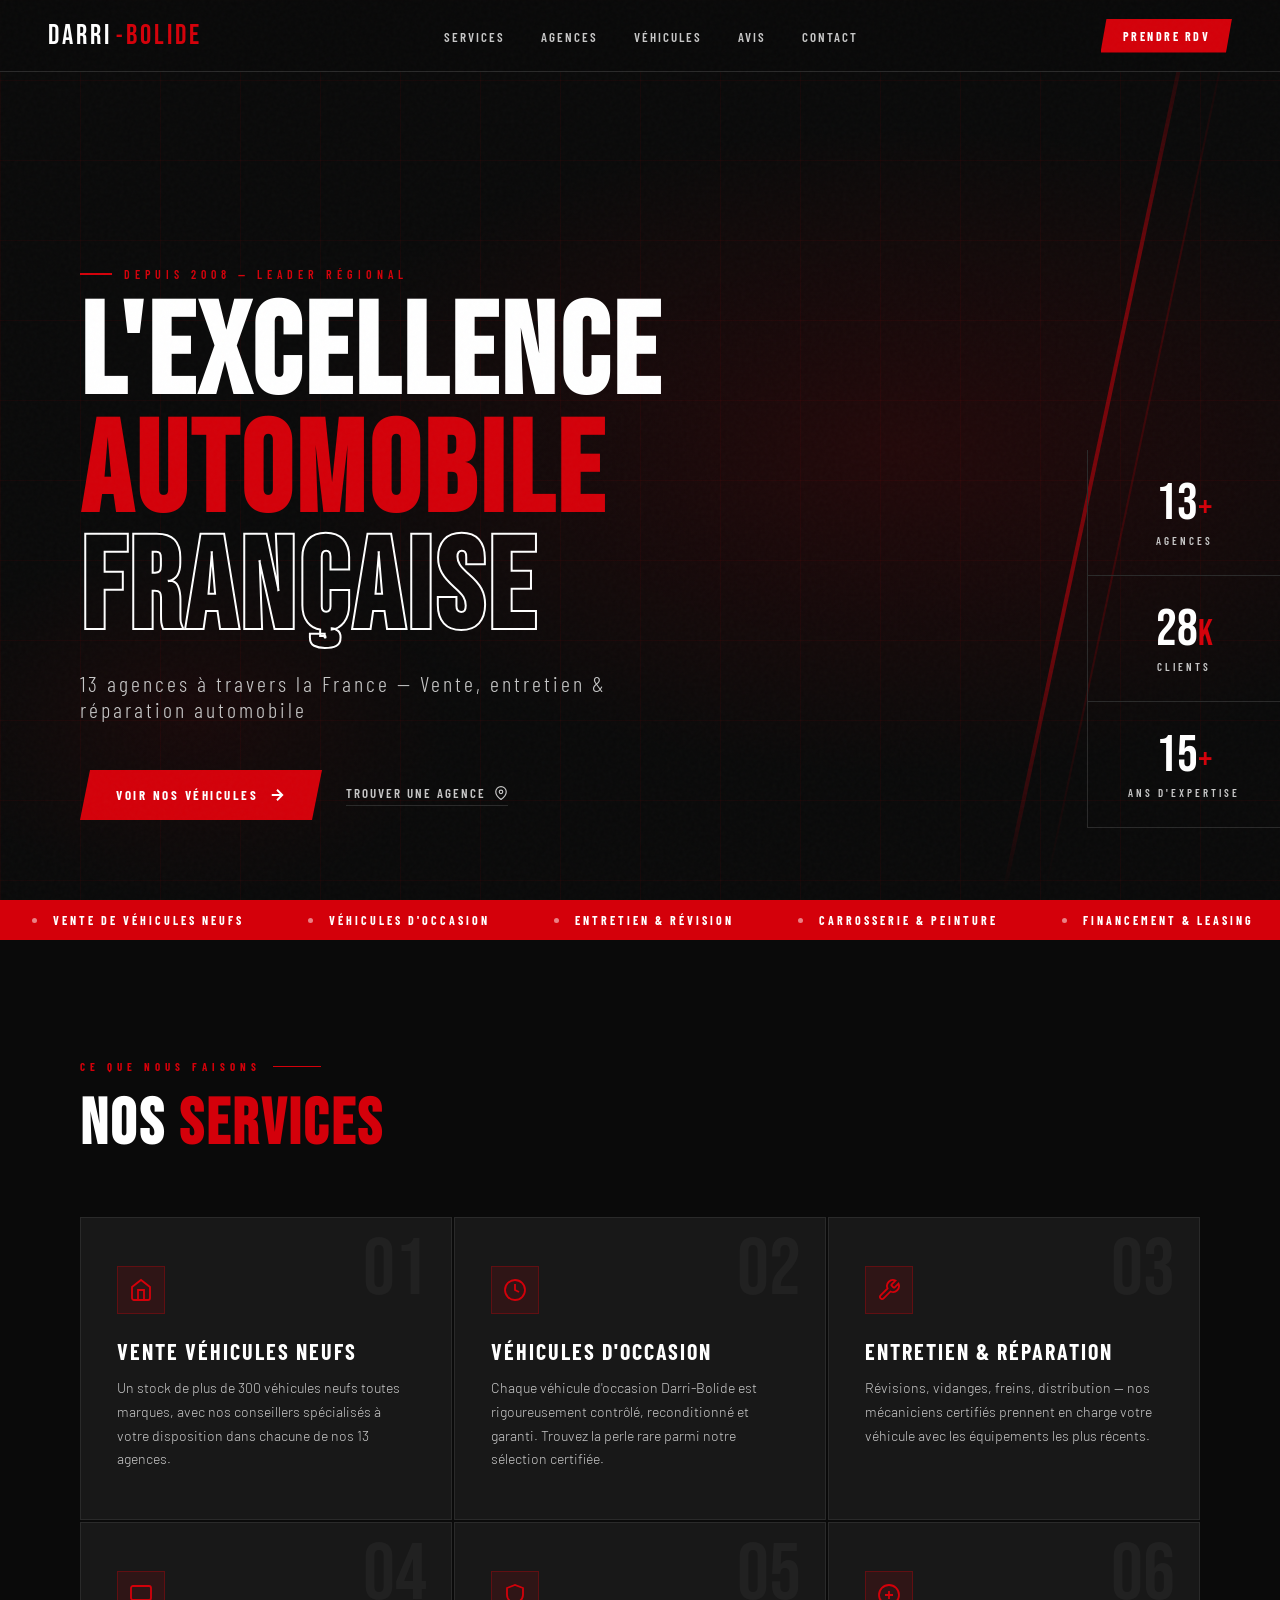
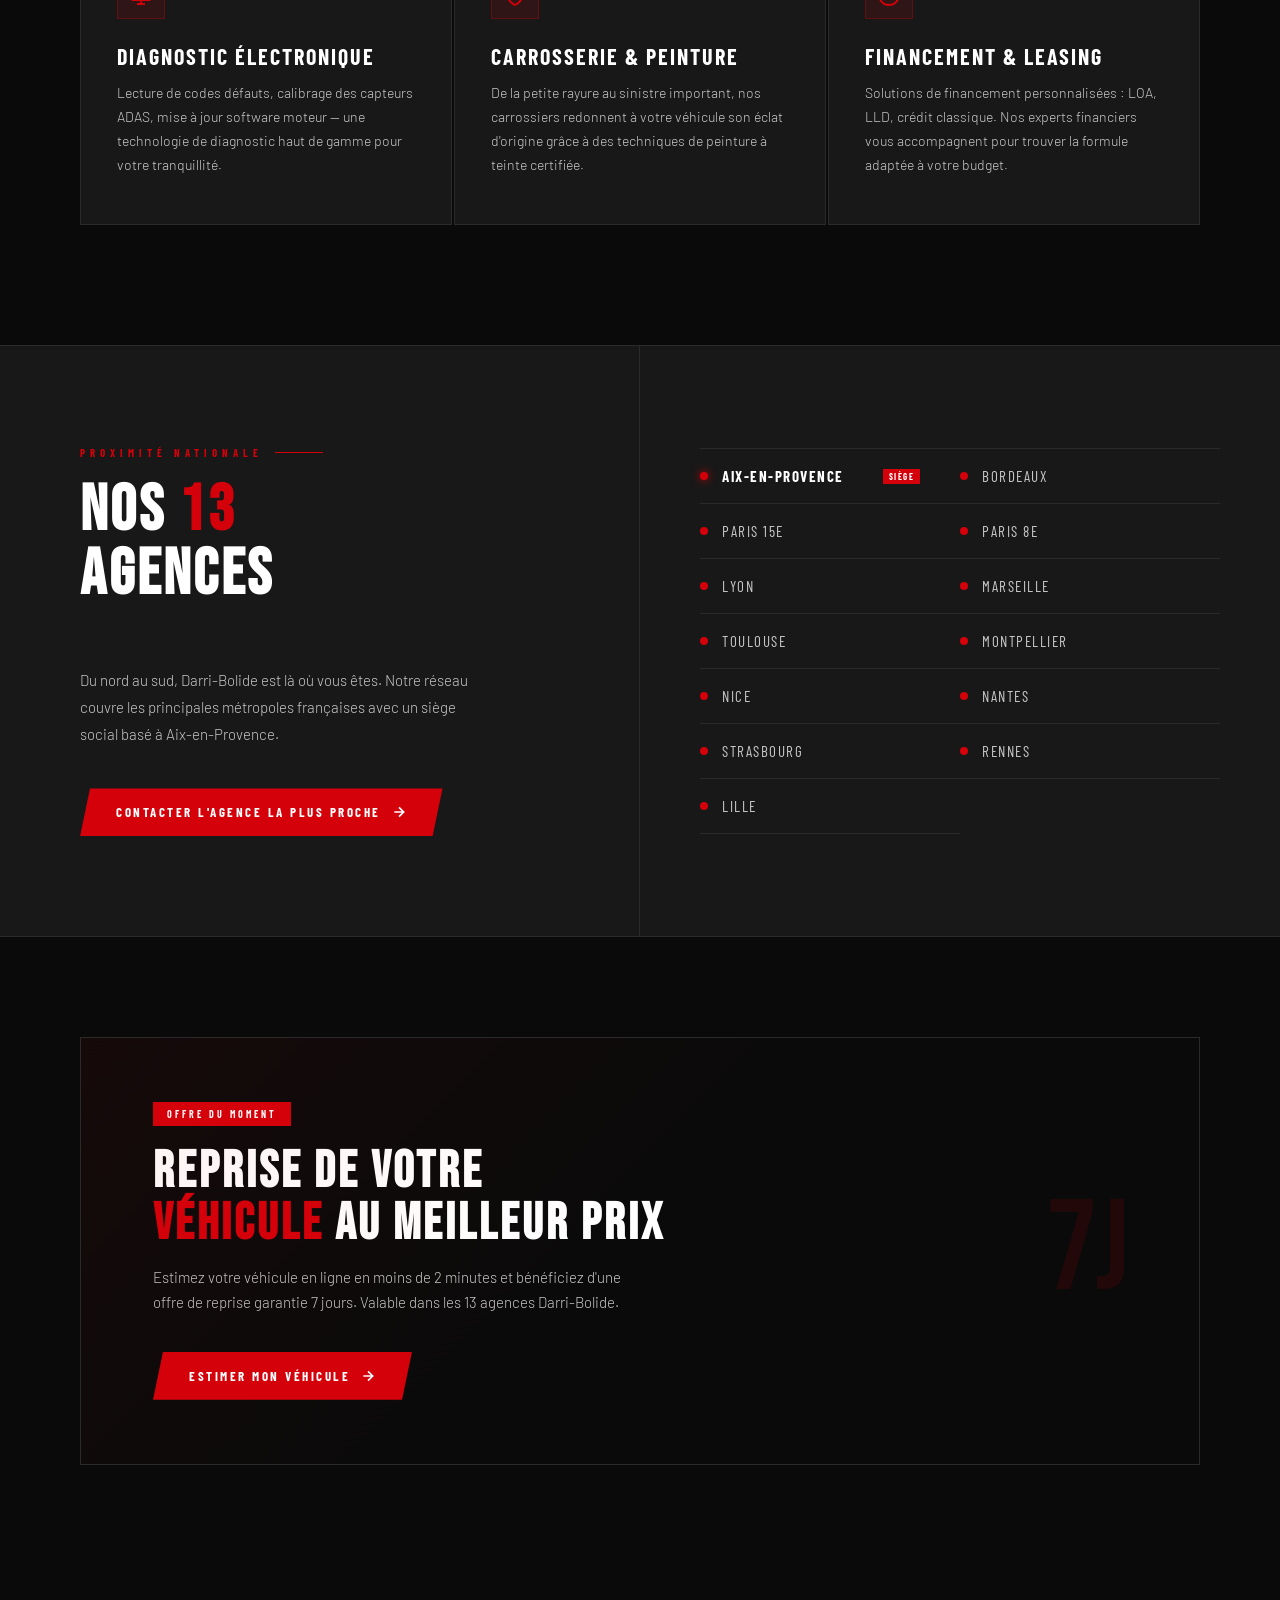
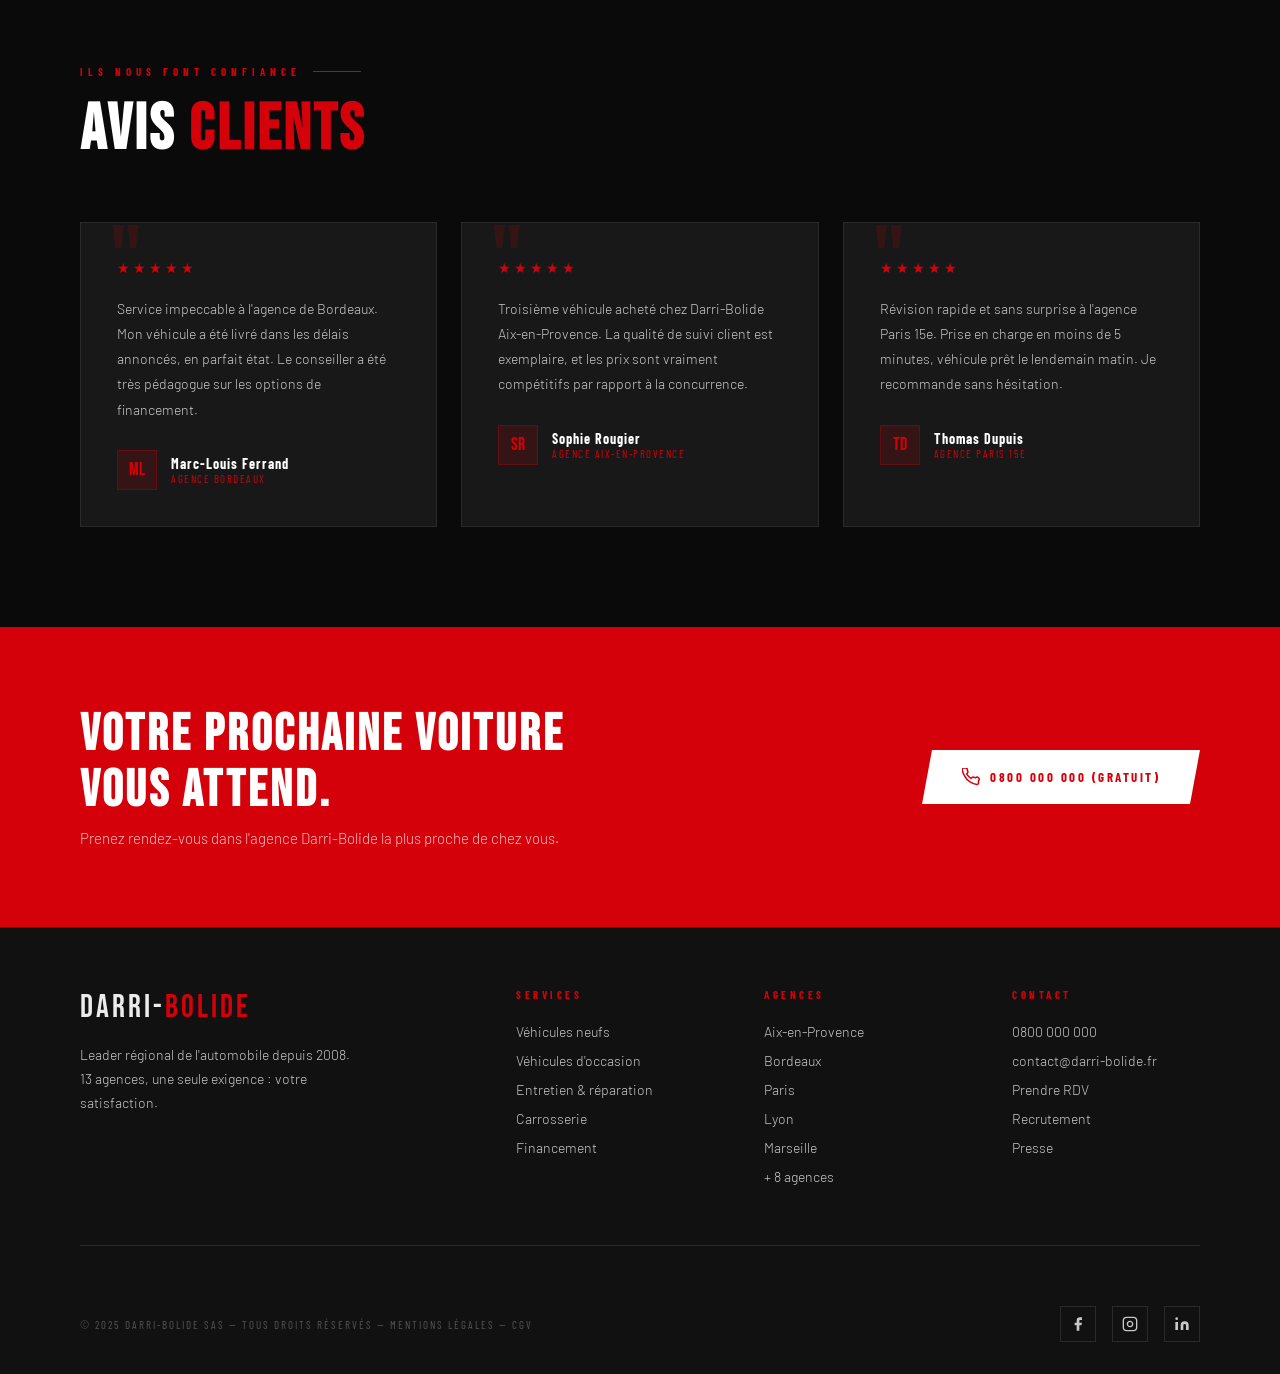
<file: Service-web/index.html>
<!DOCTYPE html>
<html lang="fr">
<head>
  <meta charset="UTF-8" />
  <meta name="viewport" content="width=device-width, initial-scale=1.0"/>
  <title>Darri-Bolide — Garages Automobiles</title>
  <link href="https://fonts.googleapis.com/css2?family=Bebas+Neue&family=Barlow+Condensed:wght@300;400;600;700&family=Barlow:wght@300;400;500&display=swap" rel="stylesheet"/>
  <link rel="stylesheet" href="style.css"/>
</head>
<body>

  <!-- ===== NAVIGATION ===== -->
  <nav>
    <a href="#" class="nav-logo">
      <span class="word-darri">Darri</span>
      <span class="dash">-</span>
      <span class="word-bolide">Bolide</span>
    </a>
    <ul class="nav-links">
      <li><a href="#services">Services</a></li>
      <li><a href="#agences">Agences</a></li>
      <li><a href="#occasions">Véhicules</a></li>
      <li><a href="#temoignages">Avis</a></li>
      <li><a href="#contact">Contact</a></li>
    </ul>
    <a href="#contact" class="nav-cta">Prendre RDV</a>
  </nav>

  <!-- ===== HERO ===== -->
  <section class="hero" id="home">
    <div class="hero-bg"></div>
    <div class="hero-slash"></div>
    <div class="hero-slash-2"></div>

    <div class="hero-stats">
      <div class="stat-item">
        <div class="stat-num">13<span class="unit">+</span></div>
        <div class="stat-label">Agences</div>
      </div>
      <div class="stat-item">
        <div class="stat-num">28<span class="unit">K</span></div>
        <div class="stat-label">Clients</div>
      </div>
      <div class="stat-item">
        <div class="stat-num">15<span class="unit">+</span></div>
        <div class="stat-label">Ans d'expertise</div>
      </div>
    </div>

    <div class="hero-content">
      <div class="hero-eyebrow">Depuis 2008 — Leader régional</div>
      <h1 class="hero-title">
        <div>L'EXCELLENCE</div>
        <div><span class="accent">AUTOMOBILE</span></div>
        <div class="outline">FRANÇAISE</div>
      </h1>
      <p class="hero-sub">13 agences à travers la France — Vente, entretien &amp; réparation automobile</p>
      <div class="hero-actions">
        <a href="#occasions" class="btn-primary">
          Voir nos véhicules
          <svg width="18" height="18" viewBox="0 0 24 24" fill="none" stroke="currentColor" stroke-width="2.5">
            <path d="M5 12h14M12 5l7 7-7 7"/>
          </svg>
        </a>
        <a href="#agences" class="btn-secondary">
          Trouver une agence
          <svg width="14" height="14" viewBox="0 0 24 24" fill="none" stroke="currentColor" stroke-width="2">
            <path d="M21 10c0 7-9 13-9 13s-9-6-9-13a9 9 0 0118 0z"/><circle cx="12" cy="10" r="3"/>
          </svg>
        </a>
      </div>
    </div>
  </section>

  <!-- ===== TICKER ===== -->
  <div class="ticker">
    <div class="ticker-track">
      <span class="ticker-item"><span class="ticker-dot"></span>Vente de véhicules neufs</span>
      <span class="ticker-item"><span class="ticker-dot"></span>Véhicules d'occasion</span>
      <span class="ticker-item"><span class="ticker-dot"></span>Entretien &amp; révision</span>
      <span class="ticker-item"><span class="ticker-dot"></span>Carrosserie &amp; peinture</span>
      <span class="ticker-item"><span class="ticker-dot"></span>Financement &amp; leasing</span>
      <span class="ticker-item"><span class="ticker-dot"></span>Diagnostics électroniques</span>
      <span class="ticker-item"><span class="ticker-dot"></span>Pneumatiques &amp; jantes</span>
      <span class="ticker-item"><span class="ticker-dot"></span>Contrôle technique</span>
      <!-- Duplicate for seamless loop -->
      <span class="ticker-item"><span class="ticker-dot"></span>Vente de véhicules neufs</span>
      <span class="ticker-item"><span class="ticker-dot"></span>Véhicules d'occasion</span>
      <span class="ticker-item"><span class="ticker-dot"></span>Entretien &amp; révision</span>
      <span class="ticker-item"><span class="ticker-dot"></span>Carrosserie &amp; peinture</span>
      <span class="ticker-item"><span class="ticker-dot"></span>Financement &amp; leasing</span>
      <span class="ticker-item"><span class="ticker-dot"></span>Diagnostics électroniques</span>
      <span class="ticker-item"><span class="ticker-dot"></span>Pneumatiques &amp; jantes</span>
      <span class="ticker-item"><span class="ticker-dot"></span>Contrôle technique</span>
    </div>
  </div>

  <!-- ===== SERVICES ===== -->
  <section class="section" id="services">
    <div class="section-label">Ce que nous faisons</div>
    <h2 class="section-title">Nos <em>Services</em></h2>
    <div class="services-grid">

      <div class="service-card">
        <span class="service-num">01</span>
        <div class="service-icon">
          <svg width="24" height="24" viewBox="0 0 24 24" fill="none" stroke="currentColor" stroke-width="1.8">
            <path d="M3 9l9-7 9 7v11a2 2 0 01-2 2H5a2 2 0 01-2-2z"/><polyline points="9 22 9 12 15 12 15 22"/>
          </svg>
        </div>
        <div class="service-name">Vente Véhicules Neufs</div>
        <p class="service-desc">Un stock de plus de 300 véhicules neufs toutes marques, avec nos conseillers spécialisés à votre disposition dans chacune de nos 13 agences.</p>
      </div>

      <div class="service-card">
        <span class="service-num">02</span>
        <div class="service-icon">
          <svg width="24" height="24" viewBox="0 0 24 24" fill="none" stroke="currentColor" stroke-width="1.8">
            <circle cx="12" cy="12" r="10"/><path d="M12 6v6l4 2"/>
          </svg>
        </div>
        <div class="service-name">Véhicules d'Occasion</div>
        <p class="service-desc">Chaque véhicule d'occasion Darri-Bolide est rigoureusement contrôlé, reconditionné et garanti. Trouvez la perle rare parmi notre sélection certifiée.</p>
      </div>

      <div class="service-card">
        <span class="service-num">03</span>
        <div class="service-icon">
          <svg width="24" height="24" viewBox="0 0 24 24" fill="none" stroke="currentColor" stroke-width="1.8">
            <path d="M14.7 6.3a1 1 0 000 1.4l1.6 1.6a1 1 0 001.4 0l3.77-3.77a6 6 0 01-7.94 7.94l-6.91 6.91a2.12 2.12 0 01-3-3l6.91-6.91a6 6 0 017.94-7.94l-3.76 3.76z"/>
          </svg>
        </div>
        <div class="service-name">Entretien &amp; Réparation</div>
        <p class="service-desc">Révisions, vidanges, freins, distribution — nos mécaniciens certifiés prennent en charge votre véhicule avec les équipements les plus récents.</p>
      </div>

      <div class="service-card">
        <span class="service-num">04</span>
        <div class="service-icon">
          <svg width="24" height="24" viewBox="0 0 24 24" fill="none" stroke="currentColor" stroke-width="1.8">
            <rect x="2" y="3" width="20" height="14" rx="2"/><path d="M8 21h8M12 17v4"/>
          </svg>
        </div>
        <div class="service-name">Diagnostic Électronique</div>
        <p class="service-desc">Lecture de codes défauts, calibrage des capteurs ADAS, mise à jour software moteur — une technologie de diagnostic haut de gamme pour votre tranquillité.</p>
      </div>

      <div class="service-card">
        <span class="service-num">05</span>
        <div class="service-icon">
          <svg width="24" height="24" viewBox="0 0 24 24" fill="none" stroke="currentColor" stroke-width="1.8">
            <path d="M12 22s8-4 8-10V5l-8-3-8 3v7c0 6 8 10 8 10z"/>
          </svg>
        </div>
        <div class="service-name">Carrosserie &amp; Peinture</div>
        <p class="service-desc">De la petite rayure au sinistre important, nos carrossiers redonnent à votre véhicule son éclat d'origine grâce à des techniques de peinture à teinte certifiée.</p>
      </div>

      <div class="service-card">
        <span class="service-num">06</span>
        <div class="service-icon">
          <svg width="24" height="24" viewBox="0 0 24 24" fill="none" stroke="currentColor" stroke-width="1.8">
            <path d="M12 2C6.48 2 2 6.48 2 12s4.48 10 10 10 10-4.48 10-10S17.52 2 12 2z"/><path d="M8 12h8M12 8v8"/>
          </svg>
        </div>
        <div class="service-name">Financement &amp; Leasing</div>
        <p class="service-desc">Solutions de financement personnalisées : LOA, LLD, crédit classique. Nos experts financiers vous accompagnent pour trouver la formule adaptée à votre budget.</p>
      </div>

    </div>
  </section>

  <!-- ===== AGENCES ===== -->
  <section class="agences" id="agences">
    <div class="agences-inner">

      <div class="agences-left">
        <div class="section-label">Proximité nationale</div>
        <h2 class="section-title">Nos <em>13</em><br>Agences</h2>
        <p>Du nord au sud, Darri-Bolide est là où vous êtes. Notre réseau couvre les principales métropoles françaises avec un siège social basé à Aix-en-Provence.</p>
        <div class="agences-cta">
          <a href="#contact" class="btn-primary">
            Contacter l'agence la plus proche
            <svg width="16" height="16" viewBox="0 0 24 24" fill="none" stroke="currentColor" stroke-width="2.5">
              <path d="M5 12h14M12 5l7 7-7 7"/>
            </svg>
          </a>
        </div>
      </div>

      <div class="agences-right">
        <ul class="agences-list">
          <li class="agence-item principal">
            <span class="agence-dot"></span>
            Aix-en-Provence
            <span class="agence-badge">Siège</span>
          </li>
          <li class="agence-item"><span class="agence-dot"></span>Bordeaux</li>
          <li class="agence-item"><span class="agence-dot"></span>Paris 15e</li>
          <li class="agence-item"><span class="agence-dot"></span>Paris 8e</li>
          <li class="agence-item"><span class="agence-dot"></span>Lyon</li>
          <li class="agence-item"><span class="agence-dot"></span>Marseille</li>
          <li class="agence-item"><span class="agence-dot"></span>Toulouse</li>
          <li class="agence-item"><span class="agence-dot"></span>Montpellier</li>
          <li class="agence-item"><span class="agence-dot"></span>Nice</li>
          <li class="agence-item"><span class="agence-dot"></span>Nantes</li>
          <li class="agence-item"><span class="agence-dot"></span>Strasbourg</li>
          <li class="agence-item"><span class="agence-dot"></span>Rennes</li>
          <li class="agence-item"><span class="agence-dot"></span>Lille</li>
        </ul>
      </div>

    </div>
  </section>

  <!-- ===== PROMO ===== -->
  <section class="promo" id="occasions">
    <div class="promo-inner">
      <div>
        <div class="promo-tag">Offre du moment</div>
        <h2 class="promo-title">Reprise de votre<br><span>véhicule</span> au meilleur prix</h2>
        <p class="promo-desc">Estimez votre véhicule en ligne en moins de 2 minutes et bénéficiez d'une offre de reprise garantie 7 jours. Valable dans les 13 agences Darri-Bolide.</p>
        <div class="promo-actions">
          <a href="#contact" class="btn-primary">
            Estimer mon véhicule
            <svg width="16" height="16" viewBox="0 0 24 24" fill="none" stroke="currentColor" stroke-width="2.5">
              <path d="M5 12h14M12 5l7 7-7 7"/>
            </svg>
          </a>
        </div>
      </div>
      <div class="promo-big-num">7J</div>
    </div>
  </section>

  <!-- ===== TÉMOIGNAGES ===== -->
  <section class="testimonials" id="temoignages">
    <div class="section-label">Ils nous font confiance</div>
    <h2 class="section-title">Avis <em>Clients</em></h2>
    <div class="testi-grid">

      <div class="testi-card">
        <div class="testi-stars">
          <span class="star">★</span><span class="star">★</span><span class="star">★</span><span class="star">★</span><span class="star">★</span>
        </div>
        <p class="testi-text">Service impeccable à l'agence de Bordeaux. Mon véhicule a été livré dans les délais annoncés, en parfait état. Le conseiller a été très pédagogue sur les options de financement.</p>
        <div class="testi-author">
          <div class="testi-avatar">ML</div>
          <div>
            <div class="testi-name">Marc-Louis Ferrand</div>
            <div class="testi-agence">Agence Bordeaux</div>
          </div>
        </div>
      </div>

      <div class="testi-card">
        <div class="testi-stars">
          <span class="star">★</span><span class="star">★</span><span class="star">★</span><span class="star">★</span><span class="star">★</span>
        </div>
        <p class="testi-text">Troisième véhicule acheté chez Darri-Bolide Aix-en-Provence. La qualité de suivi client est exemplaire, et les prix sont vraiment compétitifs par rapport à la concurrence.</p>
        <div class="testi-author">
          <div class="testi-avatar">SR</div>
          <div>
            <div class="testi-name">Sophie Rougier</div>
            <div class="testi-agence">Agence Aix-en-Provence</div>
          </div>
        </div>
      </div>

      <div class="testi-card">
        <div class="testi-stars">
          <span class="star">★</span><span class="star">★</span><span class="star">★</span><span class="star">★</span><span class="star">★</span>
        </div>
        <p class="testi-text">Révision rapide et sans surprise à l'agence Paris 15e. Prise en charge en moins de 5 minutes, véhicule prêt le lendemain matin. Je recommande sans hésitation.</p>
        <div class="testi-author">
          <div class="testi-avatar">TD</div>
          <div>
            <div class="testi-name">Thomas Dupuis</div>
            <div class="testi-agence">Agence Paris 15e</div>
          </div>
        </div>
      </div>

    </div>
  </section>

  <!-- ===== CTA FINAL ===== -->
  <section class="cta-section" id="contact">
    <div>
      <h2 class="cta-title">Votre prochaine voiture<br>vous attend.</h2>
      <p class="cta-sub">Prenez rendez-vous dans l'agence Darri-Bolide la plus proche de chez vous.</p>
    </div>
    <a href="tel:+33800000000" class="btn-white">
      <svg width="18" height="18" viewBox="0 0 24 24" fill="none" stroke="currentColor" stroke-width="2">
        <path d="M22 16.92v3a2 2 0 01-2.18 2 19.79 19.79 0 01-8.63-3.07A19.5 19.5 0 013.07 9.81 19.79 19.79 0 01.06 1.18 2 2 0 012.06 0h3a2 2 0 012 1.72 12.84 12.84 0 00.7 2.81 2 2 0 01-.45 2.11L6.16 7.76a16 16 0 006.08 6.08l1.12-1.12a2 2 0 012.11-.45 12.84 12.84 0 002.81.7A2 2 0 0122 16.92z"/>
      </svg>
      0800 000 000 (Gratuit)
    </a>
  </section>

  <!-- ===== FOOTER ===== -->
  <footer>
    <div class="footer-top">
      <div>
        <div class="footer-logo">DARRI-<span>BOLIDE</span></div>
        <p class="footer-tagline">Leader régional de l'automobile depuis 2008. 13 agences, une seule exigence : votre satisfaction.</p>
      </div>
      <div>
        <div class="footer-col-title">Services</div>
        <ul class="footer-links">
          <li><a href="#">Véhicules neufs</a></li>
          <li><a href="#">Véhicules d'occasion</a></li>
          <li><a href="#">Entretien &amp; réparation</a></li>
          <li><a href="#">Carrosserie</a></li>
          <li><a href="#">Financement</a></li>
        </ul>
      </div>
      <div>
        <div class="footer-col-title">Agences</div>
        <ul class="footer-links">
          <li><a href="#">Aix-en-Provence</a></li>
          <li><a href="#">Bordeaux</a></li>
          <li><a href="#">Paris</a></li>
          <li><a href="#">Lyon</a></li>
          <li><a href="#">Marseille</a></li>
          <li><a href="#">+ 8 agences</a></li>
        </ul>
      </div>
      <div>
        <div class="footer-col-title">Contact</div>
        <ul class="footer-links">
          <li><a href="#">0800 000 000</a></li>
          <li><a href="#">contact@darri-bolide.fr</a></li>
          <li><a href="#">Prendre RDV</a></li>
          <li><a href="#">Recrutement</a></li>
          <li><a href="#">Presse</a></li>
        </ul>
      </div>
    </div>

    <div class="footer-bottom">
      <p class="footer-copy">© 2025 Darri-Bolide SAS — Tous droits réservés — Mentions légales — CGV</p>
      <div class="footer-socials">
        <a href="#" class="social-btn" title="Facebook">
          <svg width="16" height="16" viewBox="0 0 24 24" fill="currentColor"><path d="M18 2h-3a5 5 0 00-5 5v3H7v4h3v8h4v-8h3l1-4h-4V7a1 1 0 011-1h3z"/></svg>
        </a>
        <a href="#" class="social-btn" title="Instagram">
          <svg width="16" height="16" viewBox="0 0 24 24" fill="none" stroke="currentColor" stroke-width="2"><rect x="2" y="2" width="20" height="20" rx="5"/><path d="M16 11.37A4 4 0 1112.63 8 4 4 0 0116 11.37z"/><line x1="17.5" y1="6.5" x2="17.51" y2="6.5"/></svg>
        </a>
        <a href="#" class="social-btn" title="LinkedIn">
          <svg width="16" height="16" viewBox="0 0 24 24" fill="currentColor"><path d="M16 8a6 6 0 016 6v7h-4v-7a2 2 0 00-2-2 2 2 0 00-2 2v7h-4v-7a6 6 0 016-6zM2 9h4v12H2z"/><circle cx="4" cy="4" r="2"/></svg>
        </a>
      </div>
    </div>
  </footer>

</body>
</html>
</file>
<file: Service-web/style.css>
/* ===================== RESET & BASE ===================== */
*, *::before, *::after { box-sizing: border-box; margin: 0; padding: 0; }

:root {
  --red:        #D4000A;
  --red-hot:    #FF1A1A;
  --red-dark:   #8B0006;
  --black:      #0A0A0A;
  --dark:       #111111;
  --panel:      #181818;
  --border:     #2A2A2A;
  --silver:     #C8C8C8;
  --light:      #EBEBEB;
  --white:      #FFFFFF;
  --font-head:  'Bebas Neue', sans-serif;
  --font-sub:   'Barlow Condensed', sans-serif;
  --font-body:  'Barlow', sans-serif;
}

html { scroll-behavior: smooth; }

body {
  background: var(--black);
  color: var(--light);
  font-family: var(--font-body);
  overflow-x: hidden;
  cursor: default;
}

/* ===================== SCROLLBAR ===================== */
::-webkit-scrollbar { width: 6px; }
::-webkit-scrollbar-track { background: var(--dark); }
::-webkit-scrollbar-thumb { background: var(--red); border-radius: 3px; }

/* ===================== NOISE OVERLAY ===================== */
body::before {
  content: '';
  position: fixed; inset: 0;
  background-image: url("data:image/svg+xml,%3Csvg viewBox='0 0 256 256' xmlns='http://www.w3.org/2000/svg'%3E%3Cfilter id='noise'%3E%3CfeTurbulence type='fractalNoise' baseFrequency='0.9' numOctaves='4' stitchTiles='stitch'/%3E%3C/filter%3E%3Crect width='100%25' height='100%25' filter='url(%23noise)' opacity='1'/%3E%3C/svg%3E");
  opacity: 0.025;
  pointer-events: none;
  z-index: 9999;
}

/* ===================== NAV ===================== */
nav {
  position: fixed; top: 0; left: 0; right: 0;
  z-index: 1000;
  display: flex; align-items: center; justify-content: space-between;
  padding: 0 48px;
  height: 72px;
  background: rgba(10,10,10,0.92);
  backdrop-filter: blur(12px);
  border-bottom: 1px solid var(--border);
}

.nav-logo {
  display: flex; align-items: baseline; gap: 4px;
  text-decoration: none;
}
.nav-logo span.word-darri {
  font-family: var(--font-head);
  font-size: 28px;
  letter-spacing: 3px;
  color: var(--white);
}
.nav-logo span.word-bolide {
  font-family: var(--font-head);
  font-size: 28px;
  letter-spacing: 3px;
  color: var(--red);
}
.nav-logo span.dash {
  color: var(--red);
  font-size: 24px;
  font-family: var(--font-head);
}

.nav-links {
  display: flex; align-items: center; gap: 36px;
  list-style: none;
}
.nav-links a {
  font-family: var(--font-sub);
  font-size: 13px;
  font-weight: 600;
  letter-spacing: 2px;
  text-transform: uppercase;
  color: var(--silver);
  text-decoration: none;
  transition: color .2s;
  position: relative;
}
.nav-links a::after {
  content: '';
  position: absolute; bottom: -4px; left: 0;
  width: 0; height: 2px;
  background: var(--red);
  transition: width .25s ease;
}
.nav-links a:hover { color: var(--white); }
.nav-links a:hover::after { width: 100%; }

.nav-cta {
  background: var(--red);
  color: var(--white) !important;
  padding: 10px 22px;
  font-family: var(--font-sub);
  font-size: 12px !important;
  font-weight: 700;
  letter-spacing: 2.5px;
  text-transform: uppercase;
  text-decoration: none;
  border: none;
  cursor: pointer;
  transition: background .2s, transform .15s;
  clip-path: polygon(6px 0%, 100% 0%, calc(100% - 6px) 100%, 0% 100%);
}
.nav-cta:hover { background: var(--red-hot); transform: translateY(-1px); }

/* ===================== HERO ===================== */
.hero {
  min-height: 100vh;
  display: flex; flex-direction: column; justify-content: flex-end;
  padding: 0 0 80px 0;
  position: relative;
  overflow: hidden;
}

.hero::after {
  content: '';
  position: absolute; inset: 0;
  background-image:
    linear-gradient(rgba(212,0,10,0.06) 1px, transparent 1px),
    linear-gradient(90deg, rgba(212,0,10,0.06) 1px, transparent 1px);
  background-size: 80px 80px;
  pointer-events: none;
}

.hero-bg {
  position: absolute; inset: 0;
  background:
    radial-gradient(ellipse 80% 60% at 70% 50%, rgba(212,0,10,0.12) 0%, transparent 60%),
    radial-gradient(ellipse 40% 40% at 15% 80%, rgba(212,0,10,0.07) 0%, transparent 50%),
    var(--black);
}

.hero-slash {
  position: absolute;
  top: 0; right: 180px;
  width: 4px;
  height: 100vh;
  background: linear-gradient(to bottom, transparent 0%, var(--red) 30%, var(--red) 70%, transparent 100%);
  transform: rotate(12deg) translateX(0);
  opacity: 0.5;
}
.hero-slash-2 {
  position: absolute;
  top: 0; right: 140px;
  width: 2px;
  height: 100vh;
  background: linear-gradient(to bottom, transparent 0%, var(--red-dark) 30%, var(--red-dark) 70%, transparent 100%);
  transform: rotate(12deg);
  opacity: 0.3;
}

.hero-content {
  position: relative; z-index: 2;
  padding: 0 80px;
  animation: fadeUp .9s ease both;
}

@keyframes fadeUp {
  from { opacity: 0; transform: translateY(40px); }
  to   { opacity: 1; transform: translateY(0); }
}

.hero-eyebrow {
  font-family: var(--font-sub);
  font-size: 12px;
  font-weight: 600;
  letter-spacing: 5px;
  text-transform: uppercase;
  color: var(--red);
  margin-bottom: 16px;
  display: flex; align-items: center; gap: 12px;
}
.hero-eyebrow::before {
  content: '';
  display: inline-block;
  width: 32px; height: 2px;
  background: var(--red);
}

.hero-title {
  font-family: var(--font-head);
  font-size: clamp(72px, 10vw, 148px);
  line-height: 0.92;
  letter-spacing: 4px;
  color: var(--white);
  margin-bottom: 0;
}
.hero-title .accent { color: var(--red); }
.hero-title .outline {
  -webkit-text-stroke: 2px var(--white);
  color: transparent;
}

.hero-sub {
  font-family: var(--font-sub);
  font-size: clamp(16px, 2vw, 22px);
  font-weight: 300;
  letter-spacing: 3px;
  color: var(--silver);
  margin-top: 20px;
  max-width: 560px;
}

.hero-actions {
  display: flex; align-items: center; gap: 24px;
  margin-top: 48px;
}

.btn-primary {
  display: inline-flex; align-items: center; gap: 10px;
  background: var(--red);
  color: var(--white);
  font-family: var(--font-sub);
  font-size: 13px;
  font-weight: 700;
  letter-spacing: 2.5px;
  text-transform: uppercase;
  text-decoration: none;
  padding: 16px 36px;
  clip-path: polygon(10px 0%, 100% 0%, calc(100% - 10px) 100%, 0% 100%);
  transition: background .2s, transform .2s;
}
.btn-primary:hover { background: var(--red-hot); transform: translateX(4px); }
.btn-primary svg { transition: transform .2s; }
.btn-primary:hover svg { transform: translateX(4px); }

.btn-secondary {
  display: inline-flex; align-items: center; gap: 8px;
  color: var(--silver);
  font-family: var(--font-sub);
  font-size: 13px;
  font-weight: 600;
  letter-spacing: 2px;
  text-transform: uppercase;
  text-decoration: none;
  border-bottom: 1px solid var(--border);
  padding-bottom: 4px;
  transition: color .2s, border-color .2s;
}
.btn-secondary:hover { color: var(--white); border-color: var(--silver); }

/* Stats sidebar */
.hero-stats {
  position: absolute; right: 0; top: 50%;
  transform: translateY(-50%);
  z-index: 2;
  display: flex; flex-direction: column; gap: 0;
  border-left: 1px solid var(--border);
  animation: fadeUp .9s .3s ease both;
}
.stat-item {
  padding: 28px 40px;
  border-bottom: 1px solid var(--border);
  text-align: center;
  min-width: 160px;
}
.stat-num {
  font-family: var(--font-head);
  font-size: 52px;
  line-height: 1;
  color: var(--white);
}
.stat-num .unit { color: var(--red); font-size: 36px; }
.stat-label {
  font-family: var(--font-sub);
  font-size: 11px;
  font-weight: 600;
  letter-spacing: 3px;
  text-transform: uppercase;
  color: var(--silver);
  margin-top: 4px;
}

/* ===================== TICKER ===================== */
.ticker {
  background: var(--red);
  overflow: hidden;
  height: 40px;
  display: flex; align-items: center;
  position: relative;
}
.ticker-track {
  display: flex;
  animation: ticker 28s linear infinite;
  white-space: nowrap;
}
@keyframes ticker {
  from { transform: translateX(0); }
  to   { transform: translateX(-50%); }
}
.ticker-item {
  font-family: var(--font-sub);
  font-size: 12px;
  font-weight: 700;
  letter-spacing: 3px;
  text-transform: uppercase;
  color: var(--white);
  padding: 0 32px;
  display: flex; align-items: center; gap: 16px;
}
.ticker-dot {
  width: 5px; height: 5px;
  background: rgba(255,255,255,0.5);
  border-radius: 50%;
  flex-shrink: 0;
}

/* ===================== SECTIONS COMMUNES ===================== */
.section {
  padding: 120px 80px;
}

.section-label {
  font-family: var(--font-sub);
  font-size: 11px;
  font-weight: 700;
  letter-spacing: 5px;
  text-transform: uppercase;
  color: var(--red);
  display: flex; align-items: center; gap: 12px;
  margin-bottom: 20px;
}
.section-label::after {
  content: '';
  flex: 1; max-width: 48px;
  height: 1px;
  background: var(--red);
}

.section-title {
  font-family: var(--font-head);
  font-size: clamp(42px, 5vw, 72px);
  letter-spacing: 3px;
  color: var(--white);
  line-height: 1;
  margin-bottom: 60px;
}
.section-title em {
  font-style: normal;
  color: var(--red);
}

/* ===================== SERVICES ===================== */
.services-grid {
  display: grid;
  grid-template-columns: repeat(3, 1fr);
  gap: 2px;
}

.service-card {
  background: var(--panel);
  padding: 48px 36px;
  position: relative;
  overflow: hidden;
  transition: background .3s;
  border: 1px solid var(--border);
  cursor: pointer;
}
.service-card::before {
  content: '';
  position: absolute; bottom: 0; left: 0;
  width: 100%; height: 3px;
  background: var(--red);
  transform: scaleX(0);
  transform-origin: left;
  transition: transform .35s ease;
}
.service-card:hover { background: #1e1e1e; }
.service-card:hover::before { transform: scaleX(1); }

.service-num {
  font-family: var(--font-head);
  font-size: 80px;
  color: rgba(255,255,255,0.04);
  position: absolute;
  top: 12px; right: 24px;
  line-height: 1;
  pointer-events: none;
}

.service-icon {
  width: 48px; height: 48px;
  background: rgba(212,0,10,0.12);
  border: 1px solid rgba(212,0,10,0.3);
  display: flex; align-items: center; justify-content: center;
  margin-bottom: 24px;
  color: var(--red);
}

.service-name {
  font-family: var(--font-sub);
  font-size: 22px;
  font-weight: 700;
  letter-spacing: 2px;
  text-transform: uppercase;
  color: var(--white);
  margin-bottom: 12px;
}

.service-desc {
  font-family: var(--font-body);
  font-size: 14px;
  font-weight: 300;
  line-height: 1.7;
  color: var(--silver);
}

/* ===================== AGENCES ===================== */
.agences {
  background: var(--panel);
  border-top: 1px solid var(--border);
  border-bottom: 1px solid var(--border);
}

.agences-inner {
  display: grid;
  grid-template-columns: 1fr 1fr;
  gap: 0;
}

.agences-left {
  padding: 100px 80px;
  border-right: 1px solid var(--border);
}

.agences-left p {
  font-family: var(--font-body);
  font-size: 15px;
  font-weight: 300;
  color: var(--silver);
  line-height: 1.8;
  max-width: 400px;
}

.agences-cta {
  margin-top: 40px;
}

.agences-right {
  padding: 60px 60px;
  display: flex; flex-direction: column; justify-content: center;
}

.agences-list {
  list-style: none;
  display: grid;
  grid-template-columns: 1fr 1fr;
  gap: 0;
}

.agence-item {
  display: flex; align-items: center; gap: 14px;
  padding: 18px 0;
  border-bottom: 1px solid var(--border);
  font-family: var(--font-sub);
  font-size: 15px;
  font-weight: 400;
  letter-spacing: 1.5px;
  color: var(--silver);
  text-transform: uppercase;
  transition: color .2s;
  cursor: pointer;
}
.agence-item:nth-child(-n+2) { border-top: 1px solid var(--border); }
.agence-item:hover { color: var(--white); }
.agence-item:hover .agence-dot { background: var(--red-hot); transform: scale(1.4); }

.agence-dot {
  width: 8px; height: 8px;
  background: var(--red);
  border-radius: 50%;
  flex-shrink: 0;
  transition: background .2s, transform .2s;
}

.agence-item.principal .agence-dot {
  background: var(--red);
  box-shadow: 0 0 8px var(--red);
}
.agence-item.principal {
  color: var(--white);
  font-weight: 700;
}

.agence-badge {
  font-size: 9px;
  font-weight: 700;
  letter-spacing: 1.5px;
  background: var(--red);
  color: var(--white);
  padding: 2px 6px;
  margin-left: 25px;
}

/* ===================== PROMO ===================== */
.promo {
  padding: 100px 80px;
  position: relative;
  overflow: hidden;
}

.promo-inner {
  display: grid;
  grid-template-columns: 1fr auto;
  align-items: center;
  gap: 60px;
  border: 1px solid var(--border);
  padding: 64px 72px;
  position: relative;
  overflow: hidden;
}

.promo-inner::before {
  content: '';
  position: absolute; inset: 0;
  background: linear-gradient(135deg, rgba(212,0,10,0.06) 0%, transparent 50%);
  pointer-events: none;
}

.promo-tag {
  display: inline-flex; align-items: center;
  background: var(--red);
  color: var(--white);
  font-family: var(--font-sub);
  font-size: 10px;
  font-weight: 700;
  letter-spacing: 3px;
  text-transform: uppercase;
  padding: 6px 14px;
  margin-bottom: 20px;
}

.promo-title {
  font-family: var(--font-head);
  font-size: clamp(36px, 4vw, 60px);
  letter-spacing: 3px;
  color: var(--white);
  line-height: 1;
  margin-bottom: 16px;
}
.promo-title span { color: var(--red); }

.promo-desc {
  font-family: var(--font-body);
  font-size: 15px;
  font-weight: 300;
  color: var(--silver);
  max-width: 480px;
  line-height: 1.7;
}

.promo-actions {
  display: flex;
  gap: 20px;
  margin-top: 36px;
  flex-wrap: wrap;
}

.promo-big-num {
  font-family: var(--font-head);
  font-size: clamp(80px, 10vw, 140px);
  color: rgba(212,0,10,0.12);
  line-height: 1;
  letter-spacing: -2px;
  white-space: nowrap;
}

/* ===================== TÉMOIGNAGES ===================== */
.testimonials {
  padding: 100px 80px;
  background: var(--black);
}

.testi-grid {
  display: grid;
  grid-template-columns: repeat(3, 1fr);
  gap: 24px;
  margin-top: 60px;
}

.testi-card {
  background: var(--panel);
  border: 1px solid var(--border);
  padding: 36px;
  position: relative;
}
.testi-card::before {
  content: '"';
  font-family: var(--font-head);
  font-size: 100px;
  color: rgba(212,0,10,0.15);
  position: absolute;
  top: -8px; left: 28px;
  line-height: 1;
}

.testi-stars {
  display: flex; gap: 3px;
  margin-bottom: 20px;
}
.star { color: var(--red); font-size: 14px; }

.testi-text {
  font-family: var(--font-body);
  font-size: 14px;
  font-weight: 300;
  line-height: 1.8;
  color: var(--silver);
  margin-bottom: 28px;
}

.testi-author {
  display: flex; align-items: center; gap: 14px;
}

.testi-avatar {
  width: 40px; height: 40px;
  background: rgba(212,0,10,0.15);
  border: 1px solid rgba(212,0,10,0.3);
  display: flex; align-items: center; justify-content: center;
  font-family: var(--font-head);
  font-size: 18px;
  color: var(--red);
}

.testi-name {
  font-family: var(--font-sub);
  font-size: 14px;
  font-weight: 700;
  letter-spacing: 1px;
  color: var(--white);
}
.testi-agence {
  font-family: var(--font-sub);
  font-size: 11px;
  letter-spacing: 1.5px;
  color: var(--red);
  text-transform: uppercase;
}

/* ===================== CTA FINAL ===================== */
.cta-section {
  background: var(--red);
  padding: 80px;
  display: grid;
  grid-template-columns: 1fr auto;
  align-items: center;
  gap: 40px;
}

.cta-title {
  font-family: var(--font-head);
  font-size: clamp(36px, 4vw, 60px);
  letter-spacing: 3px;
  color: var(--white);
  line-height: 1.1;
}
.cta-sub {
  font-family: var(--font-body);
  font-size: 15px;
  font-weight: 300;
  color: rgba(255,255,255,0.75);
  margin-top: 10px;
}

.btn-white {
  display: inline-flex; align-items: center; gap: 10px;
  background: var(--white);
  color: var(--red);
  font-family: var(--font-sub);
  font-size: 13px;
  font-weight: 700;
  letter-spacing: 2.5px;
  text-transform: uppercase;
  text-decoration: none;
  padding: 18px 40px;
  clip-path: polygon(10px 0%, 100% 0%, calc(100% - 10px) 100%, 0% 100%);
  white-space: nowrap;
  transition: background .2s, color .2s;
}
.btn-white:hover { background: var(--black); color: var(--white); }

/* ===================== FOOTER ===================== */
footer {
  background: var(--dark);
  border-top: 1px solid var(--border);
  padding: 60px 80px 32px;
}

.footer-top {
  display: grid;
  grid-template-columns: 2fr 1fr 1fr 1fr;
  gap: 60px;
  margin-bottom: 60px;
  padding-bottom: 60px;
  border-bottom: 1px solid var(--border);
}

.footer-logo {
  font-family: var(--font-head);
  font-size: 32px;
  letter-spacing: 3px;
  margin-bottom: 16px;
}
.footer-logo span { color: var(--red); }

.footer-tagline {
  font-family: var(--font-body);
  font-size: 14px;
  font-weight: 300;
  color: var(--silver);
  line-height: 1.7;
  max-width: 280px;
}

.footer-col-title {
  font-family: var(--font-sub);
  font-size: 11px;
  font-weight: 700;
  letter-spacing: 3.5px;
  text-transform: uppercase;
  color: var(--red);
  margin-bottom: 20px;
}

.footer-links {
  list-style: none;
  display: flex; flex-direction: column; gap: 10px;
}
.footer-links a {
  font-family: var(--font-body);
  font-size: 14px;
  font-weight: 300;
  color: var(--silver);
  text-decoration: none;
  transition: color .2s;
}
.footer-links a:hover { color: var(--white); }

.footer-bottom {
  display: flex; align-items: center; justify-content: space-between;
}

.footer-copy {
  font-family: var(--font-sub);
  font-size: 11px;
  font-weight: 400;
  letter-spacing: 2px;
  color: #555;
  text-transform: uppercase;
}

.footer-socials {
  display: flex; gap: 16px;
}

.social-btn {
  width: 36px; height: 36px;
  border: 1px solid var(--border);
  display: flex; align-items: center; justify-content: center;
  color: var(--silver);
  text-decoration: none;
  font-size: 14px;
  transition: border-color .2s, color .2s, background .2s;
}
.social-btn:hover { border-color: var(--red); color: var(--red); background: rgba(212,0,10,0.08); }

/* ===================== RESPONSIVE ===================== */
@media (max-width: 1024px) {
  nav { padding: 0 32px; }
  .nav-links { gap: 24px; }
  .section,
  .promo,
  .testimonials,
  .cta-section,
  footer { padding-left: 40px; padding-right: 40px; }
  .hero-content { padding: 0 40px; }
  .hero-stats { display: none; }
  .services-grid { grid-template-columns: 1fr 1fr; }
  .agences-inner { grid-template-columns: 1fr; }
  .agences-left {
    padding: 60px 40px;
    border-right: none;
    border-bottom: 1px solid var(--border);
  }
  .agences-right { padding: 60px 40px; }
  .testi-grid { grid-template-columns: 1fr; }
  .footer-top { grid-template-columns: 1fr 1fr; }
  .promo-inner { grid-template-columns: 1fr; }
  .promo-big-num { display: none; }
  .cta-section { grid-template-columns: 1fr; }
}

@media (max-width: 640px) {
  nav { padding: 0 20px; }
  .nav-links { display: none; }
  .hero-content { padding: 0 20px; }
  .section,
  .promo,
  .testimonials,
  .cta-section,
  footer { padding-left: 20px; padding-right: 20px; }
  .services-grid { grid-template-columns: 1fr; }
  .agences-list { grid-template-columns: 1fr; }
  .footer-top { grid-template-columns: 1fr; gap: 36px; }
}

/* ===================== ANIMATIONS ===================== */
.fade-up {
  opacity: 0;
  transform: translateY(32px);
  animation: fadeUp .8s ease forwards;
}
.delay-1 { animation-delay: .15s; }
.delay-2 { animation-delay: .3s; }
.delay-3 { animation-delay: .45s; }
</file>
